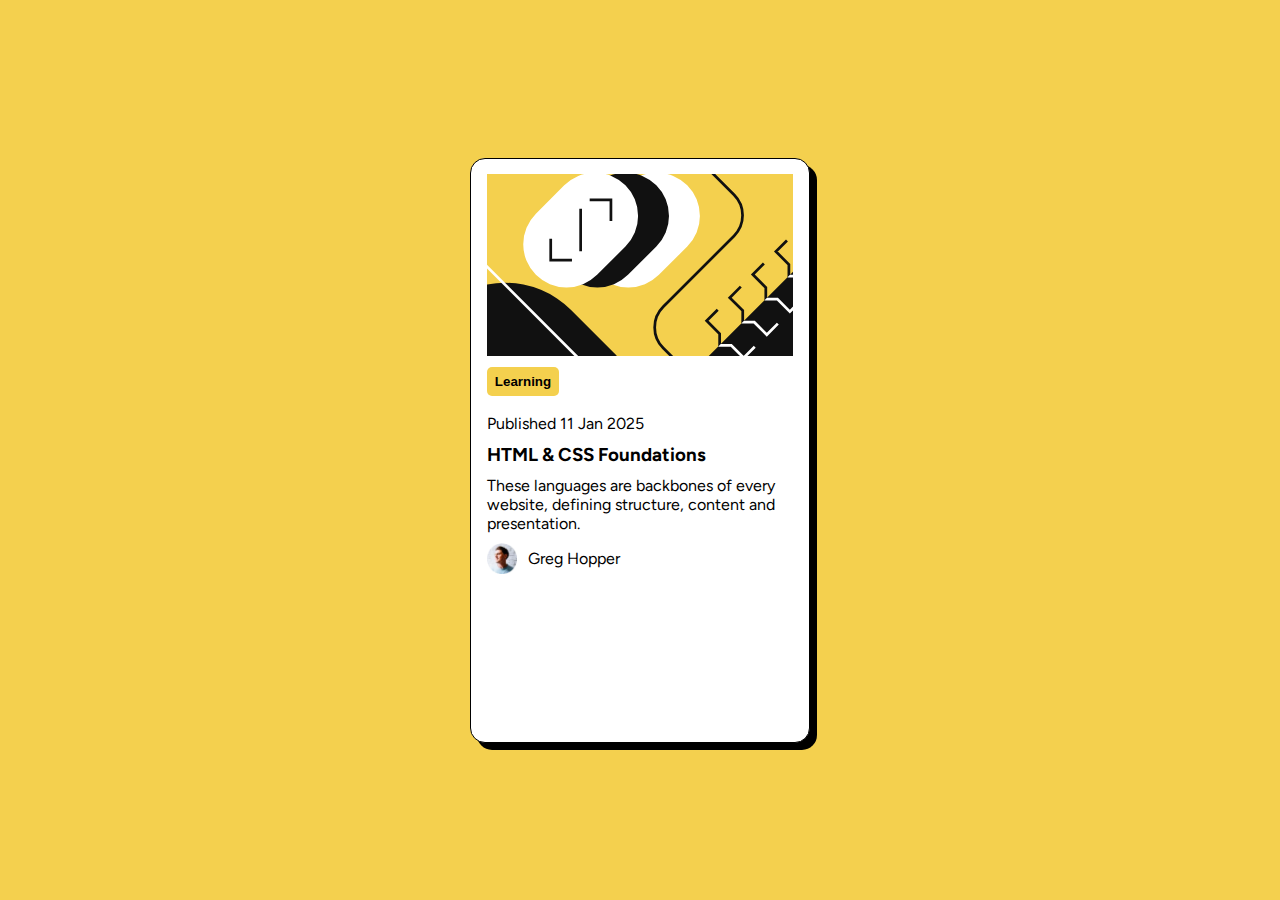
<file: blog-preview-card-main/index.html>
<!DOCTYPE html>
<html lang="en">
<head>
  <meta charset="UTF-8">
  <meta name="viewport" content="width=device-width, initial-scale=1.0">
  <title>Document</title>
  <link rel="stylesheet" href="style.css">
  <link rel="icon" type="image/png" size="32x32" href="/blog-preview-card-main/assets/images/favicon-32x32.png">
</head>
<body>
  <main>
    <figure id="figure">
      <svg xmlns="http://www.w3.org/2000/svg" width="300" height="200" fill="none" viewBox="0 0 336 201"><g rx="10" ry="10" clip-path="url(#a)"><path fill="#F4D04E" d="M0 .5h336v200H0z"/><rect width="139" height="95" x="87.996" y="77.729" fill="#fff" rx="47.5" transform="rotate(-45 87.996 77.729)"/><rect width="139" height="95" x="54.055" y="77.729" fill="#111" rx="47.5" transform="rotate(-45 54.055 77.729)"/><path fill="#111" d="M234.864 209.036 451.4-7.5l67.175 67.175-216.536 216.536z"/><rect width="139" height="95" x="20.114" y="77.729" fill="#fff" rx="47.5" transform="rotate(-45 20.114 77.729)"/><rect width="204.19" height="270.554" fill="#111" rx="102.095" transform="scale(-1 1) rotate(45 -103.887 14.564)"/><path stroke="#fff" stroke-width="3" d="m6.69-357.5 135.583 135.727c12.481 12.494 12.481 32.737 0 45.231L-45.544 11.475c-12.481 12.494-12.481 32.737 0 45.23L107.088 209.5"/><path stroke="#111" stroke-width="3" d="M69.965 71.719v23.334h23.334M136.079 52.273V28.94h-23.334M102.845 38.838v46.67M210.364-37.5l60.873 60.873c12.497 12.496 12.497 32.758 0 45.254l-77.745 77.746c-12.497 12.496-12.497 32.758 0 45.254l69.872 69.873"/><path stroke="#111" stroke-width="3" d="m253.339 149.574-12.144 12.145 14.256 14.257v12.672h12.673l13.729 13.729 12.145-12.145M278.685 124.228l-12.145 12.145 14.257 14.257v12.673h12.673l13.729 13.729 12.145-12.145M304.031 98.883l-12.145 12.144 14.257 14.257v12.673h12.673l13.729 13.729 12.144-12.145M329.376 73.537l-12.145 12.145 14.257 14.257v12.672h12.673l13.729 13.729 12.145-12.144"/><path stroke="#fff" stroke-width="5" d="m354.722 48.191-12.145 12.145 14.257 14.257v12.673h12.673l13.729 13.729 12.145-12.145"/><mask id="b" width="285" height="285" x="234" y="-8" maskUnits="userSpaceOnUse" style="mask-type:alpha"><path fill="#111" d="M234.864 209.036 451.4-7.5l67.175 67.175-216.536 216.536z"/></mask><g stroke="#fff" mask="url(#b)"><path stroke-width="3" d="m253.339 149.574-12.144 12.145 14.256 14.257v12.672h12.673l13.729 13.729 12.145-12.145M278.685 124.228l-12.145 12.145 14.257 14.257v12.673h12.673l13.729 13.729 12.145-12.145M304.031 98.883l-12.145 12.144 14.257 14.257v12.673h12.673l13.729 13.729 12.144-12.145M329.376 73.537l-12.145 12.145 14.257 14.257v12.672h12.673l13.729 13.729 12.145-12.145"/><path stroke-width="5" d="m354.722 48.191-12.145 12.145 14.257 14.257v12.673h12.673l13.729 13.729 12.145-12.145"/></g></g><defs><clipPath id="a"><path fill="#fff" d="M0 .5h336v200H0z"/></clipPath></defs></svg>
    </figure> 
    <div id="cont">
      <button>Learning</button>
      <p id="pub">Published 11 Jan 2025</p>
      <header><h3>HTML & CSS Foundations</h3></header>
      <p id="text">These languages are backbones of every website, defining structure, content and presentation.</p>
      <figure class="figure">
        <img src="assets/images/image-avatar.webp" alt="icon" width="64" height="65">
        <p id="caption">Greg Hopper</p>
      </figure>
    </div>   
  </main>
</body>
</html>
</file>
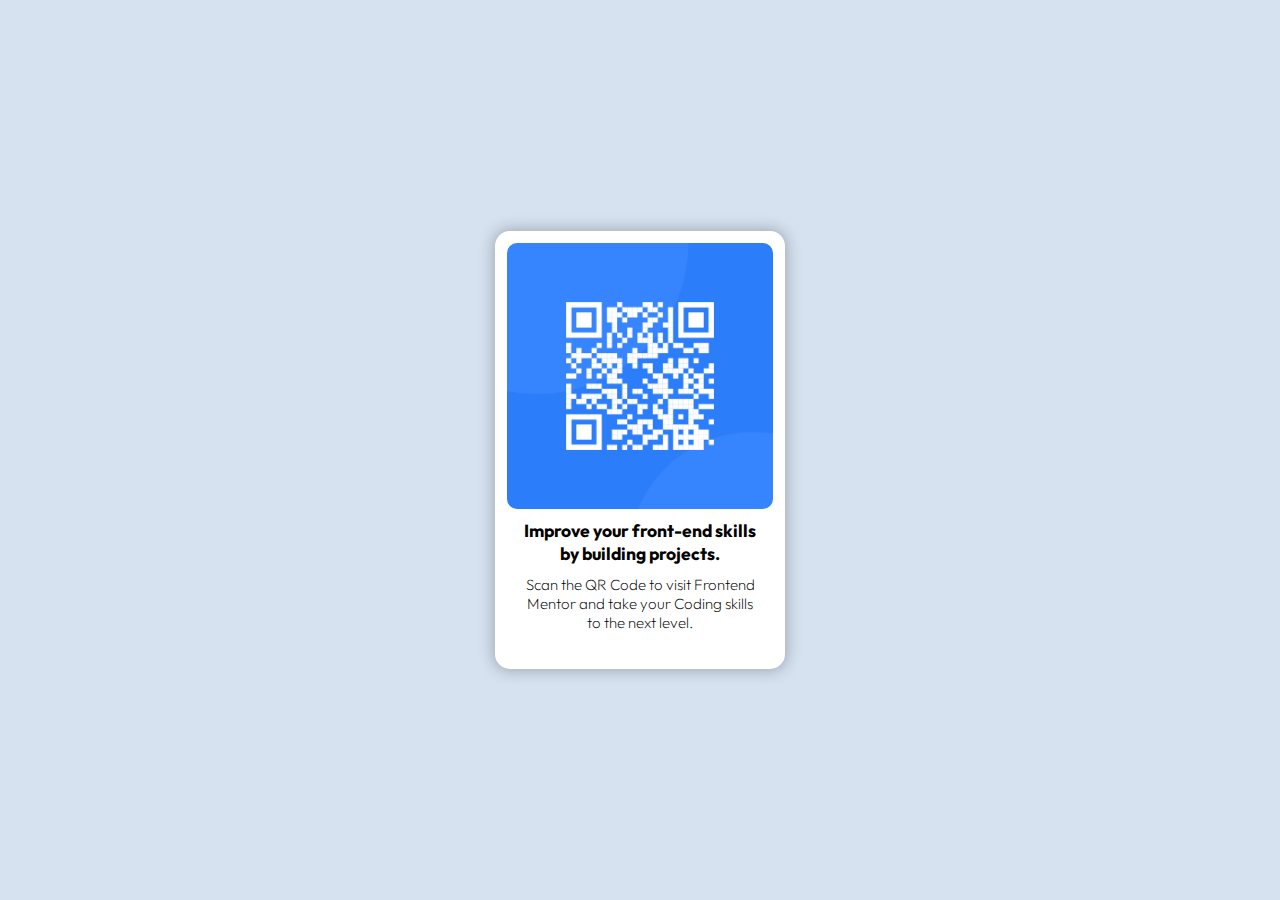
<file: qr-code-component-main/qr-code-component-main/index.html>
<!DOCTYPE html>
<html lang="en">
<head>
  <meta charset="UTF-8">
  <meta name="viewport" content="width=device-width, initial-scale=1.0"> <!-- displays site properly based on user's device -->
  <link rel="icon" type="image/png" sizes="32x32" href="./images/favicon-32x32.png">  
  <title>Frontend Mentor | QR code component</title> 
  <style>
    @import url('https://fonts.googleapis.com/css2?family=Nunito+Sans:ital,opsz,wght@0,6..12,200..1000;1,6..12,200..1000&family=Nunito:ital,wght@0,200..1000;1,200..1000&family=Outfit:wght@100..900&display=swap');
    *{
      padding: 0;
      margin: 0;
      box-sizing: border-box;
    }
    img{
      width: 100%;
      display: block;
      height: auto;
      border-radius: 10px;
      margin-bottom: 10px;
    }
    body{
      font-family: 'Outfit';
      font-weight: 200;
      font-size: 15px;
      display: flex;
      justify-content: center;
      align-items: center;
      height: 100vh;
      background-color:  hsl(212, 45%, 89%);
    }
    .container{
      background-color: white;
      width: 290px;
      height: auto;
      padding: 12px;
      border-radius: 15px;
      box-shadow: 0px 0px 15px 0.1px rgba(23,23,23,0.3);
    }
    #text{
      margin: 0px 8px;
    }
    h3{
      text-align: center;
      /* margin: 0 15px 0 15px; */
    }
    .text{
      text-align: center;
      margin: 10px 4px 25px 4px ;
    }
  </style>
</head>
<body>  
    <div class="container">
      <img src="./images/image-qr-code.png" alt="Qr-code" width="576" height="576">
      <div id="text">
        <h3>Improve your front-end skills by building projects.</h3>
        <p class="text">
          Scan the QR Code to visit Frontend Mentor and take your Coding skills to the next level.
        </p>
      </div>
    </div>
</body>
</html>
</file>
<file: blog-preview-card-main/style.css>
@import url('https://fonts.googleapis.com/css2?family=Figtree:ital,wght@0,300..900;1,300..900&family=Nunito+Sans:ital,opsz,wght@0,6..12,200..1000;1,6..12,200..1000&family=Nunito:ital,wght@0,200..1000;1,200..1000&family=Outfit:wght@100..900&display=swap');
*{
    padding: 0;
    margin: 0;
    box-sizing: border-box;
}
img{
    width: 30px;
    height: auto;
}

svg{
    width: 100%;
    height: auto;
    display: block;    
}
body{
    background-color: hsl(47, 88%, 63%);
    font-family: "Figtree";
    height: 100vh;
    display: flex;
    align-items: center;
    justify-content: center;
}
main{
    background-color: hsl(0, 0%, 100%);
    width: 340px;
    padding: 0.3rem 1rem 1rem 1rem;
    border-radius: 15px;
    border: 1px solid black;
    box-shadow: 7px 7px 0px 0px black;
    height: 65%;
}
#cont{
    display: flex;
    flex-flow: column;
    align-items: space-around;
    gap: 10px;
}
#path{
    border-radius: 10px;    
}
#caption{
    display: inline;
}
button{
    border: none;
    background-color: hsl(47, 88%, 63%);
    width: 4.5rem;
    height: 1.8rem;
    border-radius: 5px;
    font-weight: 600;
    margin-bottom: 0.5rem;
}
button:hover , button:focus{
    background-color: hsl(47, 88%, 80%);  
}
.figure{
    display: flex;
    align-items: center;
    gap: 0.7rem;
    bottom: 0;
}
#figure{
    border-radius: 10px;
    overflow: hidden;
}

@media screen and (max-width: 375px){
    main{
        width: 90%;
        height: 70%;
    }
    #cont{
        gap: 15px;
    }
}
</file>
